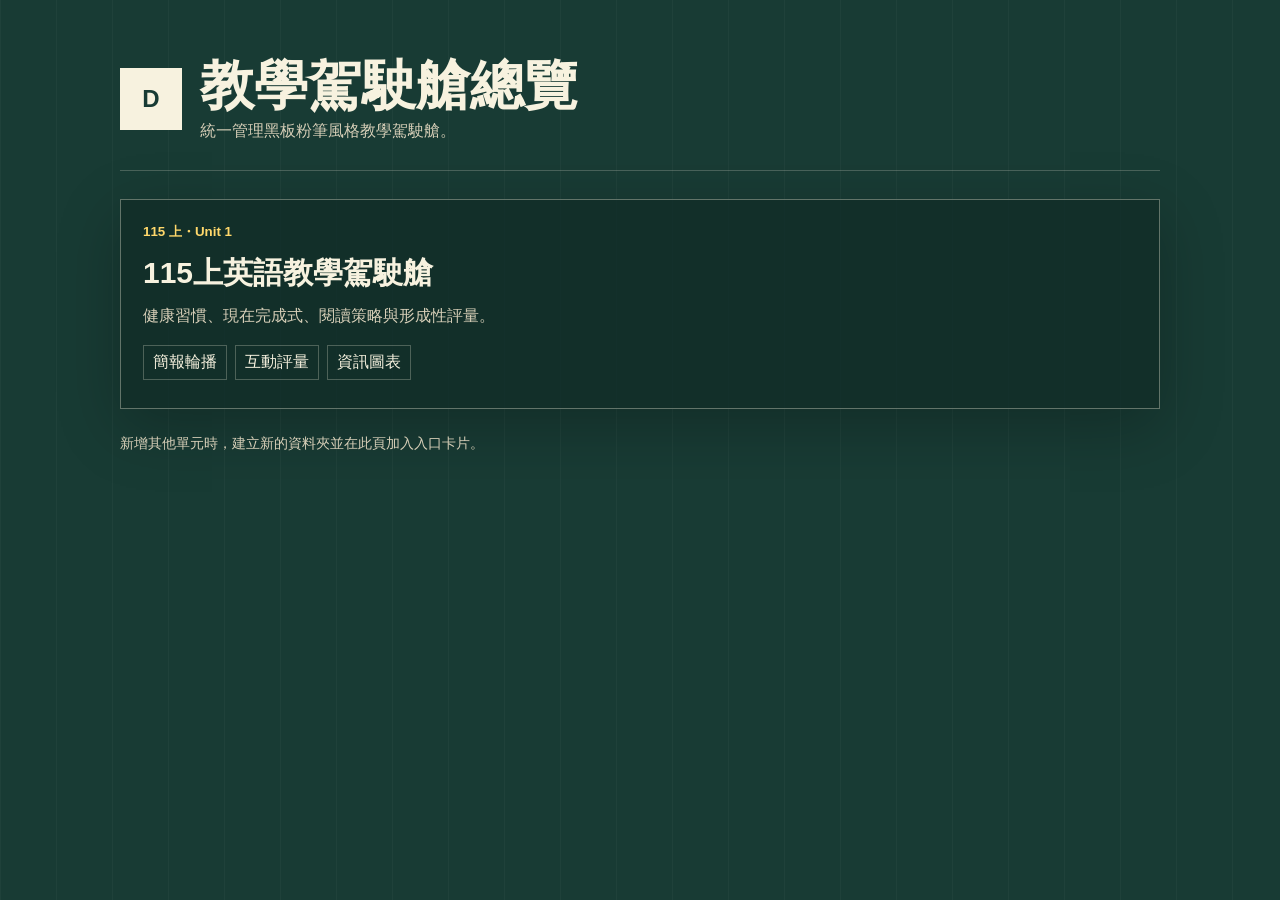
<file: index.html>
<!doctype html>
<html lang="zh-Hant">
  <head>
    <meta charset="utf-8" />
    <meta name="viewport" content="width=device-width, initial-scale=1" />
    <title>教學駕駛艙總覽</title>
    <style>
      :root {
        --board: #183b34;
        --board-2: #102c27;
        --chalk: #f7f2df;
        --muted: #d7cfb8;
        --yellow: #ffd86b;
        --orange: #f4a261;
      }
      * {
        box-sizing: border-box;
      }
      body {
        margin: 0;
        min-height: 100vh;
        color: var(--chalk);
        font-family: "Microsoft JhengHei", "Noto Sans TC", "Segoe UI", sans-serif;
        background:
          linear-gradient(90deg, rgba(255,255,255,0.03) 1px, transparent 1px) 0 0 / 56px 56px,
          var(--board);
      }
      main {
        width: min(1040px, calc(100vw - 40px));
        margin: 0 auto;
        padding: 56px 0;
      }
      header {
        display: flex;
        align-items: center;
        gap: 18px;
        padding-bottom: 28px;
        border-bottom: 1px solid rgba(247, 242, 223, 0.22);
      }
      .mark {
        display: grid;
        place-items: center;
        width: 62px;
        height: 62px;
        background: var(--chalk);
        color: var(--board);
        font-weight: 900;
        font-size: 24px;
      }
      p {
        margin: 0;
        color: var(--muted);
      }
      h1 {
        margin: 0 0 6px;
        font-size: clamp(32px, 5vw, 54px);
        line-height: 1.1;
      }
      .grid {
        display: grid;
        grid-template-columns: repeat(auto-fit, minmax(280px, 1fr));
        gap: 18px;
        margin-top: 28px;
      }
      .card {
        min-height: 210px;
        padding: 22px;
        color: inherit;
        text-decoration: none;
        border: 1px solid rgba(247, 242, 223, 0.35);
        background: rgba(16, 44, 39, 0.76);
        box-shadow: 0 18px 60px rgba(0, 0, 0, 0.24);
      }
      .card:hover {
        border-color: var(--yellow);
        background: rgba(255, 216, 107, 0.1);
      }
      .card small {
        color: var(--yellow);
        font-weight: 900;
      }
      .card h2 {
        margin: 12px 0;
        font-size: 30px;
      }
      .tag-row {
        display: flex;
        flex-wrap: wrap;
        gap: 8px;
        margin-top: 18px;
      }
      .tag {
        padding: 6px 9px;
        color: var(--chalk);
        border: 1px solid rgba(247, 242, 223, 0.26);
      }
      footer {
        margin-top: 26px;
        color: var(--muted);
        font-size: 14px;
      }
    </style>
  </head>
  <body>
    <main>
      <header>
        <div class="mark">D</div>
        <div>
          <h1>教學駕駛艙總覽</h1>
          <p>統一管理黑板粉筆風格教學駕駛艙。</p>
        </div>
      </header>
      <section class="grid" aria-label="駕駛艙列表">
        <a class="card" href="./unit1/">
          <small>115 上・Unit 1</small>
          <h2>115上英語教學駕駛艙</h2>
          <p>健康習慣、現在完成式、閱讀策略與形成性評量。</p>
          <div class="tag-row">
            <span class="tag">簡報輪播</span>
            <span class="tag">互動評量</span>
            <span class="tag">資訊圖表</span>
          </div>
        </a>
      </section>
      <footer>新增其他單元時，建立新的資料夾並在此頁加入入口卡片。</footer>
    </main>
  </body>
</html>
</file>
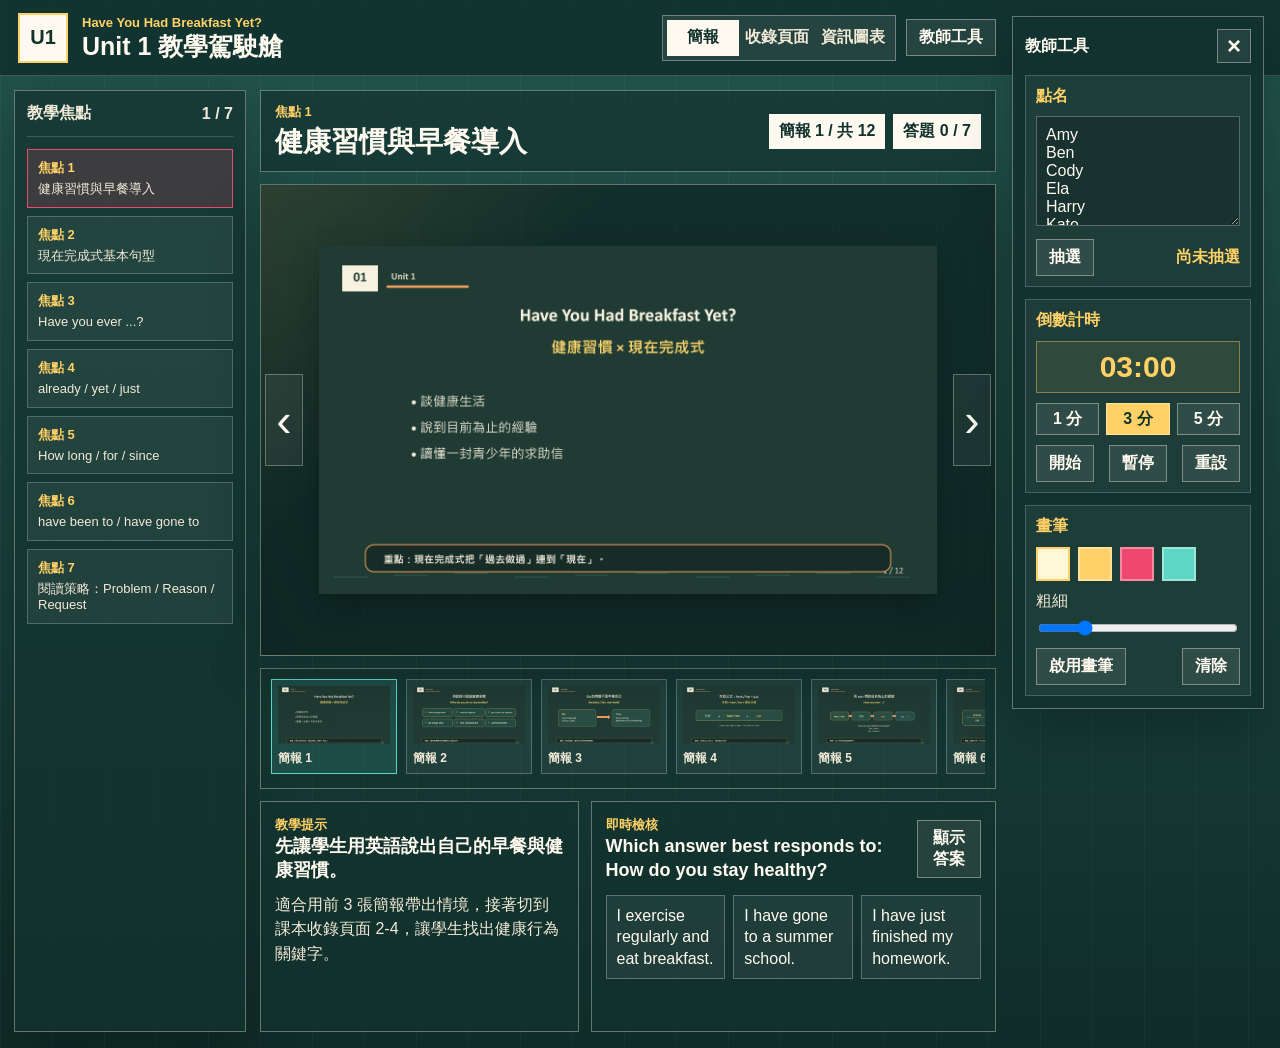
<file: unit1/index.html>
<!doctype html>
<html lang="zh-Hant">
  <head>
    <meta charset="utf-8" />
    <meta name="viewport" content="width=device-width, initial-scale=1" />
    <title>Unit 1 教學駕駛艙</title>
    <link rel="stylesheet" href="./style.css?v=20260710b" />
  </head>
  <body>
    <canvas id="drawLayer" class="draw-layer" aria-label="課堂註記畫布"></canvas>

    <header class="topbar">
      <div class="brand">
        <span class="unit-mark">U1</span>
        <div>
          <p class="eyebrow">Have You Had Breakfast Yet?</p>
          <h1>Unit 1 教學駕駛艙</h1>
        </div>
      </div>
      <div class="top-actions">
        <div class="view-tabs" aria-label="顯示模式">
          <button class="tab-btn active" data-view="slides" type="button">簡報</button>
          <button class="tab-btn" data-view="pages" type="button">收錄頁面</button>
          <button class="tab-btn" data-view="graphics" type="button">資訊圖表</button>
        </div>
        <button id="toggleTools" class="tool-toggle" type="button">教師工具</button>
      </div>
    </header>

    <main class="app-shell">
      <nav class="lesson-rail" aria-label="教學焦點">
        <div class="rail-title">
          <span>教學焦點</span>
          <strong id="focusIndex">1 / 7</strong>
        </div>
        <div id="focusList" class="focus-list"></div>
      </nav>

      <section class="stage-area" aria-live="polite">
        <div class="stage-meta">
          <div>
            <p id="focusLabel" class="eyebrow"></p>
            <h2 id="focusTitle"></h2>
          </div>
          <div class="meta-pills">
            <span id="assetLabel">簡報 1 / 12</span>
            <span id="scoreText">答題 0 / 7</span>
          </div>
        </div>

        <section class="stage">
          <button id="prevAsset" class="nav-arrow" type="button" aria-label="上一頁">‹</button>
          <figure class="asset-frame">
            <img id="mainImage" alt="目前教學素材" />
          </figure>
          <button id="nextAsset" class="nav-arrow" type="button" aria-label="下一頁">›</button>
        </section>

        <section class="slide-strip" aria-label="目前模式素材清單">
          <div id="assetStrip" class="asset-strip"></div>
        </section>

        <section class="lesson-board">
          <article class="prompt-panel">
            <p class="panel-kicker">教學提示</p>
            <h3 id="teacherCue"></h3>
            <p id="teacherNote"></p>
          </article>
          <article class="check-panel">
            <div class="panel-head">
              <div>
                <p class="panel-kicker">即時檢核</p>
                <h3 id="questionText"></h3>
              </div>
              <button id="showAnswer" class="small-btn" type="button">顯示答案</button>
            </div>
            <div id="choiceList" class="choice-list"></div>
            <p id="feedbackText" class="feedback"></p>
          </article>
        </section>
      </section>
    </main>

    <aside id="toolPanel" class="tool-panel" aria-label="教師工具">
      <div class="tool-head">
        <strong>教師工具</strong>
        <button id="closeTools" class="icon-btn" type="button" aria-label="收合教師工具">×</button>
      </div>

      <section class="tool-section">
        <h4>點名</h4>
        <textarea id="rosterInput" rows="5">Amy
Ben
Cody
Ela
Harry
Kate
Jim</textarea>
        <div class="tool-row">
          <button id="pickName" class="small-btn" type="button">抽選</button>
          <strong id="pickedName">尚未抽選</strong>
        </div>
      </section>

      <section class="tool-section">
        <h4>倒數計時</h4>
        <div id="timerDisplay" class="timer-display">03:00</div>
        <div class="preset-row">
          <button class="preset-btn" data-seconds="60" type="button">1 分</button>
          <button class="preset-btn active" data-seconds="180" type="button">3 分</button>
          <button class="preset-btn" data-seconds="300" type="button">5 分</button>
        </div>
        <div class="tool-row">
          <button id="startTimer" class="small-btn" type="button">開始</button>
          <button id="pauseTimer" class="small-btn" type="button">暫停</button>
          <button id="resetTimer" class="small-btn" type="button">重設</button>
        </div>
      </section>

      <section class="tool-section">
        <h4>畫筆</h4>
        <div class="swatches" aria-label="畫筆顏色">
          <button class="swatch active" data-color="#fff7d6" style="--swatch: #fff7d6" type="button" aria-label="粉筆白"></button>
          <button class="swatch" data-color="#ffd166" style="--swatch: #ffd166" type="button" aria-label="重點黃"></button>
          <button class="swatch" data-color="#ef476f" style="--swatch: #ef476f" type="button" aria-label="提醒紅"></button>
          <button class="swatch" data-color="#5dd6c6" style="--swatch: #5dd6c6" type="button" aria-label="標記青"></button>
        </div>
        <label class="range-label">粗細 <input id="penSize" type="range" min="2" max="16" value="5" /></label>
        <div class="tool-row">
          <button id="togglePen" class="small-btn" type="button">啟用畫筆</button>
          <button id="clearPen" class="small-btn" type="button">清除</button>
        </div>
      </section>
    </aside>

    <script src="./app.js?v=20260710b"></script>
  </body>
</html>
</file>
<file: unit1/style.css>
:root {
  --ink: #17211f;
  --board: #1f4a43;
  --board-deep: #12322e;
  --paper: #fffaf0;
  --paper-soft: #f2ead8;
  --line: rgba(255, 250, 240, 0.34);
  --yellow: #ffd166;
  --red: #ef476f;
  --teal: #5dd6c6;
  --blue: #7ab7ff;
  --shadow: 0 18px 50px rgba(0, 0, 0, 0.24);
}

* {
  box-sizing: border-box;
}

html,
body {
  margin: 0;
  min-height: 100%;
}

body {
  color: var(--paper);
  font-family: "Microsoft JhengHei", "Noto Sans TC", "Segoe UI", sans-serif;
  background:
    linear-gradient(90deg, rgba(255, 250, 240, 0.035) 1px, transparent 1px) 0 0 / 52px 52px,
    linear-gradient(180deg, #22554c, #102c28);
}

button,
textarea,
input {
  font: inherit;
}

button {
  color: inherit;
}

h1,
h2,
h3,
h4,
p,
figure {
  margin: 0;
}

.draw-layer {
  position: fixed;
  inset: 0;
  z-index: 80;
  pointer-events: none;
}

.draw-layer.active {
  pointer-events: auto;
  cursor: crosshair;
}

.topbar {
  min-height: 76px;
  display: flex;
  align-items: center;
  justify-content: space-between;
  gap: 16px;
  padding: 12px 284px 12px 18px;
  border-bottom: 1px solid rgba(255, 250, 240, 0.18);
  background: rgba(18, 50, 46, 0.92);
  backdrop-filter: blur(12px);
}

.brand,
.top-actions,
.view-tabs,
.rail-title,
.stage-meta,
.meta-pills,
.panel-head,
.tool-head,
.tool-row,
.preset-row,
.swatches {
  display: flex;
  align-items: center;
}

.brand {
  gap: 14px;
  min-width: 0;
}

.unit-mark {
  display: grid;
  place-items: center;
  width: 50px;
  height: 50px;
  color: var(--board-deep);
  background: var(--paper);
  border: 2px solid var(--yellow);
  font-size: 20px;
  font-weight: 900;
}

.eyebrow,
.panel-kicker {
  color: var(--yellow);
  font-size: 13px;
  font-weight: 900;
}

h1 {
  margin-top: 3px;
  font-size: 25px;
  line-height: 1.1;
}

h2 {
  margin-top: 4px;
  font-size: 28px;
  line-height: 1.18;
}

h3 {
  font-size: 18px;
  line-height: 1.35;
}

h4 {
  color: var(--yellow);
  font-size: 16px;
}

.top-actions {
  gap: 10px;
  flex-shrink: 0;
}

.view-tabs {
  padding: 4px;
  border: 1px solid var(--line);
  background: rgba(255, 250, 240, 0.08);
}

.tab-btn,
.tool-toggle,
.small-btn,
.icon-btn,
.preset-btn {
  border: 1px solid rgba(255, 250, 240, 0.38);
  background: rgba(255, 250, 240, 0.08);
  cursor: pointer;
  font-weight: 900;
}

.tab-btn {
  min-width: 72px;
  min-height: 36px;
  border: 0;
  color: var(--paper-soft);
  background: transparent;
}

.tab-btn.active {
  color: var(--board-deep);
  background: var(--paper);
}

.tool-toggle,
.small-btn {
  min-height: 36px;
  padding: 7px 12px;
}

.small-btn:hover,
.tool-toggle:hover,
.icon-btn:hover,
.preset-btn:hover,
.focus-btn:hover,
.thumb-btn:hover,
.nav-arrow:hover {
  border-color: var(--yellow);
  background: rgba(255, 209, 102, 0.16);
}

.app-shell {
  display: grid;
  grid-template-columns: 232px minmax(0, 1fr);
  gap: 14px;
  padding: 14px 284px 16px 14px;
}

.lesson-rail {
  min-height: calc(100vh - 106px);
  padding: 12px;
  border: 1px solid var(--line);
  background: rgba(18, 50, 46, 0.72);
  box-shadow: var(--shadow);
}

.rail-title {
  justify-content: space-between;
  padding-bottom: 12px;
  border-bottom: 1px solid rgba(255, 250, 240, 0.18);
  color: var(--paper-soft);
  font-weight: 900;
}

.focus-list {
  display: grid;
  gap: 8px;
  margin-top: 12px;
}

.focus-btn {
  width: 100%;
  min-height: 58px;
  padding: 9px 10px;
  text-align: left;
  border: 1px solid rgba(255, 250, 240, 0.22);
  background: rgba(255, 250, 240, 0.06);
  cursor: pointer;
}

.focus-btn strong {
  display: block;
  color: var(--yellow);
  font-size: 13px;
}

.focus-btn span {
  display: block;
  margin-top: 4px;
  color: var(--paper-soft);
  font-size: 13px;
  line-height: 1.28;
}

.focus-btn.active {
  border-color: var(--red);
  background: rgba(239, 71, 111, 0.18);
}

.stage-area {
  min-width: 0;
}

.stage-meta {
  justify-content: space-between;
  gap: 14px;
  min-height: 82px;
  padding: 12px 14px;
  border: 1px solid var(--line);
  background: rgba(18, 50, 46, 0.68);
}

.meta-pills {
  gap: 8px;
  flex-wrap: wrap;
  justify-content: flex-end;
}

.meta-pills span {
  min-height: 34px;
  padding: 7px 10px;
  color: var(--board-deep);
  background: var(--paper);
  font-weight: 900;
}

.stage {
  position: relative;
  display: grid;
  grid-template-columns: 46px minmax(0, 1fr) 46px;
  align-items: center;
  min-height: 470px;
  margin-top: 12px;
  border: 1px solid var(--line);
  background:
    linear-gradient(135deg, rgba(255, 209, 102, 0.12), transparent 30%),
    rgba(10, 29, 27, 0.64);
  box-shadow: var(--shadow);
}

.asset-frame {
  display: grid;
  place-items: center;
  min-width: 0;
  height: 470px;
  padding: 12px;
}

.asset-frame img {
  max-width: 100%;
  max-height: 100%;
  object-fit: contain;
  background: rgba(255, 250, 240, 0.04);
  box-shadow: 0 10px 28px rgba(0, 0, 0, 0.22);
}

.nav-arrow {
  width: 38px;
  height: 92px;
  margin: 0 4px;
  border: 1px solid rgba(255, 250, 240, 0.3);
  background: rgba(255, 250, 240, 0.06);
  color: var(--paper);
  cursor: pointer;
  font-size: 46px;
  line-height: 1;
}

.slide-strip {
  margin-top: 12px;
  padding: 10px;
  border: 1px solid var(--line);
  background: rgba(18, 50, 46, 0.52);
}

.asset-strip {
  display: grid;
  grid-auto-flow: column;
  grid-auto-columns: 126px;
  gap: 9px;
  overflow-x: auto;
  padding-bottom: 4px;
}

.thumb-btn {
  display: grid;
  gap: 6px;
  min-height: 92px;
  padding: 6px;
  border: 1px solid rgba(255, 250, 240, 0.24);
  background: rgba(255, 250, 240, 0.06);
  color: var(--paper-soft);
  cursor: pointer;
  text-align: left;
}

.thumb-btn.active {
  border-color: var(--teal);
  background: rgba(93, 214, 198, 0.15);
}

.thumb-btn img {
  width: 100%;
  height: 58px;
  object-fit: cover;
  background: rgba(0, 0, 0, 0.15);
}

.thumb-btn span {
  font-size: 12px;
  font-weight: 900;
}

.lesson-board {
  display: grid;
  grid-template-columns: minmax(0, 0.88fr) minmax(320px, 1.12fr);
  gap: 12px;
  margin-top: 12px;
}

.prompt-panel,
.check-panel {
  min-height: 170px;
  padding: 14px;
  border: 1px solid var(--line);
  background: rgba(18, 50, 46, 0.72);
}

.prompt-panel p:last-child {
  margin-top: 10px;
  color: var(--paper-soft);
  line-height: 1.55;
}

.panel-head {
  justify-content: space-between;
  gap: 12px;
}

.choice-list {
  display: grid;
  grid-template-columns: repeat(3, minmax(0, 1fr));
  gap: 8px;
  margin-top: 12px;
}

.choice-btn {
  min-height: 54px;
  padding: 9px 10px;
  border: 1px solid rgba(255, 250, 240, 0.28);
  background: rgba(255, 250, 240, 0.06);
  color: var(--paper);
  cursor: pointer;
  text-align: left;
  line-height: 1.35;
}

.choice-btn.correct {
  border-color: var(--teal);
  background: rgba(93, 214, 198, 0.18);
}

.choice-btn.wrong {
  border-color: var(--red);
  background: rgba(239, 71, 111, 0.18);
}

.feedback {
  min-height: 26px;
  margin-top: 12px;
  color: var(--yellow);
  font-weight: 900;
}

.tool-panel {
  position: fixed;
  top: 16px;
  right: 16px;
  z-index: 90;
  width: 252px;
  max-height: calc(100vh - 32px);
  overflow: auto;
  padding: 12px;
  border: 1px solid var(--line);
  background: rgba(18, 50, 46, 0.96);
  box-shadow: var(--shadow);
}

.tool-panel.hidden {
  display: none;
}

.tool-head {
  justify-content: space-between;
  margin-bottom: 12px;
}

.icon-btn {
  width: 34px;
  height: 34px;
  font-size: 24px;
  line-height: 1;
}

.tool-section {
  padding: 10px;
  border: 1px solid rgba(255, 250, 240, 0.2);
  background: rgba(255, 250, 240, 0.05);
}

.tool-section + .tool-section {
  margin-top: 12px;
}

textarea {
  width: 100%;
  resize: vertical;
  margin: 9px 0;
  padding: 9px;
  border: 1px solid rgba(255, 250, 240, 0.28);
  color: var(--paper);
  background: rgba(0, 0, 0, 0.18);
}

.tool-row {
  justify-content: space-between;
  gap: 8px;
}

.tool-row strong {
  color: var(--yellow);
  text-align: right;
}

.timer-display {
  margin: 10px 0;
  padding: 8px;
  border: 1px solid rgba(255, 209, 102, 0.42);
  color: var(--yellow);
  background: rgba(255, 209, 102, 0.08);
  font-size: 30px;
  font-weight: 900;
  text-align: center;
  font-variant-numeric: tabular-nums;
}

.preset-row {
  gap: 7px;
  margin-bottom: 10px;
}

.preset-btn {
  flex: 1;
  min-height: 32px;
}

.preset-btn.active {
  color: var(--board-deep);
  background: var(--yellow);
}

.swatches {
  gap: 8px;
  margin: 10px 0;
}

.swatch {
  width: 34px;
  height: 34px;
  border: 2px solid rgba(255, 250, 240, 0.38);
  background: var(--swatch);
  cursor: pointer;
}

.swatch.active {
  border-color: var(--yellow);
}

.range-label {
  display: grid;
  gap: 6px;
  margin-bottom: 10px;
  color: var(--paper-soft);
}

@media (max-width: 1180px) {
  .topbar,
  .app-shell {
    padding-right: 18px;
  }

  .tool-panel {
    top: auto;
    bottom: 16px;
    max-height: 58vh;
  }
}

@media (max-width: 900px) {
  .topbar {
    align-items: stretch;
    flex-direction: column;
  }

  .top-actions {
    justify-content: space-between;
  }

  .app-shell {
    grid-template-columns: 1fr;
  }

  .lesson-rail {
    min-height: 0;
  }

  .focus-list {
    grid-template-columns: repeat(2, minmax(0, 1fr));
  }

  .stage {
    grid-template-columns: 38px minmax(0, 1fr) 38px;
    min-height: 360px;
  }

  .asset-frame {
    height: 360px;
  }

  .lesson-board {
    grid-template-columns: 1fr;
  }

  .choice-list {
    grid-template-columns: 1fr;
  }
}

@media (max-width: 560px) {
  .view-tabs {
    width: 100%;
  }

  .tab-btn {
    min-width: 0;
    flex: 1;
  }

  .focus-list {
    grid-template-columns: 1fr;
  }

  .stage-meta {
    align-items: flex-start;
    flex-direction: column;
  }

  .meta-pills {
    justify-content: flex-start;
  }
}
</file>
